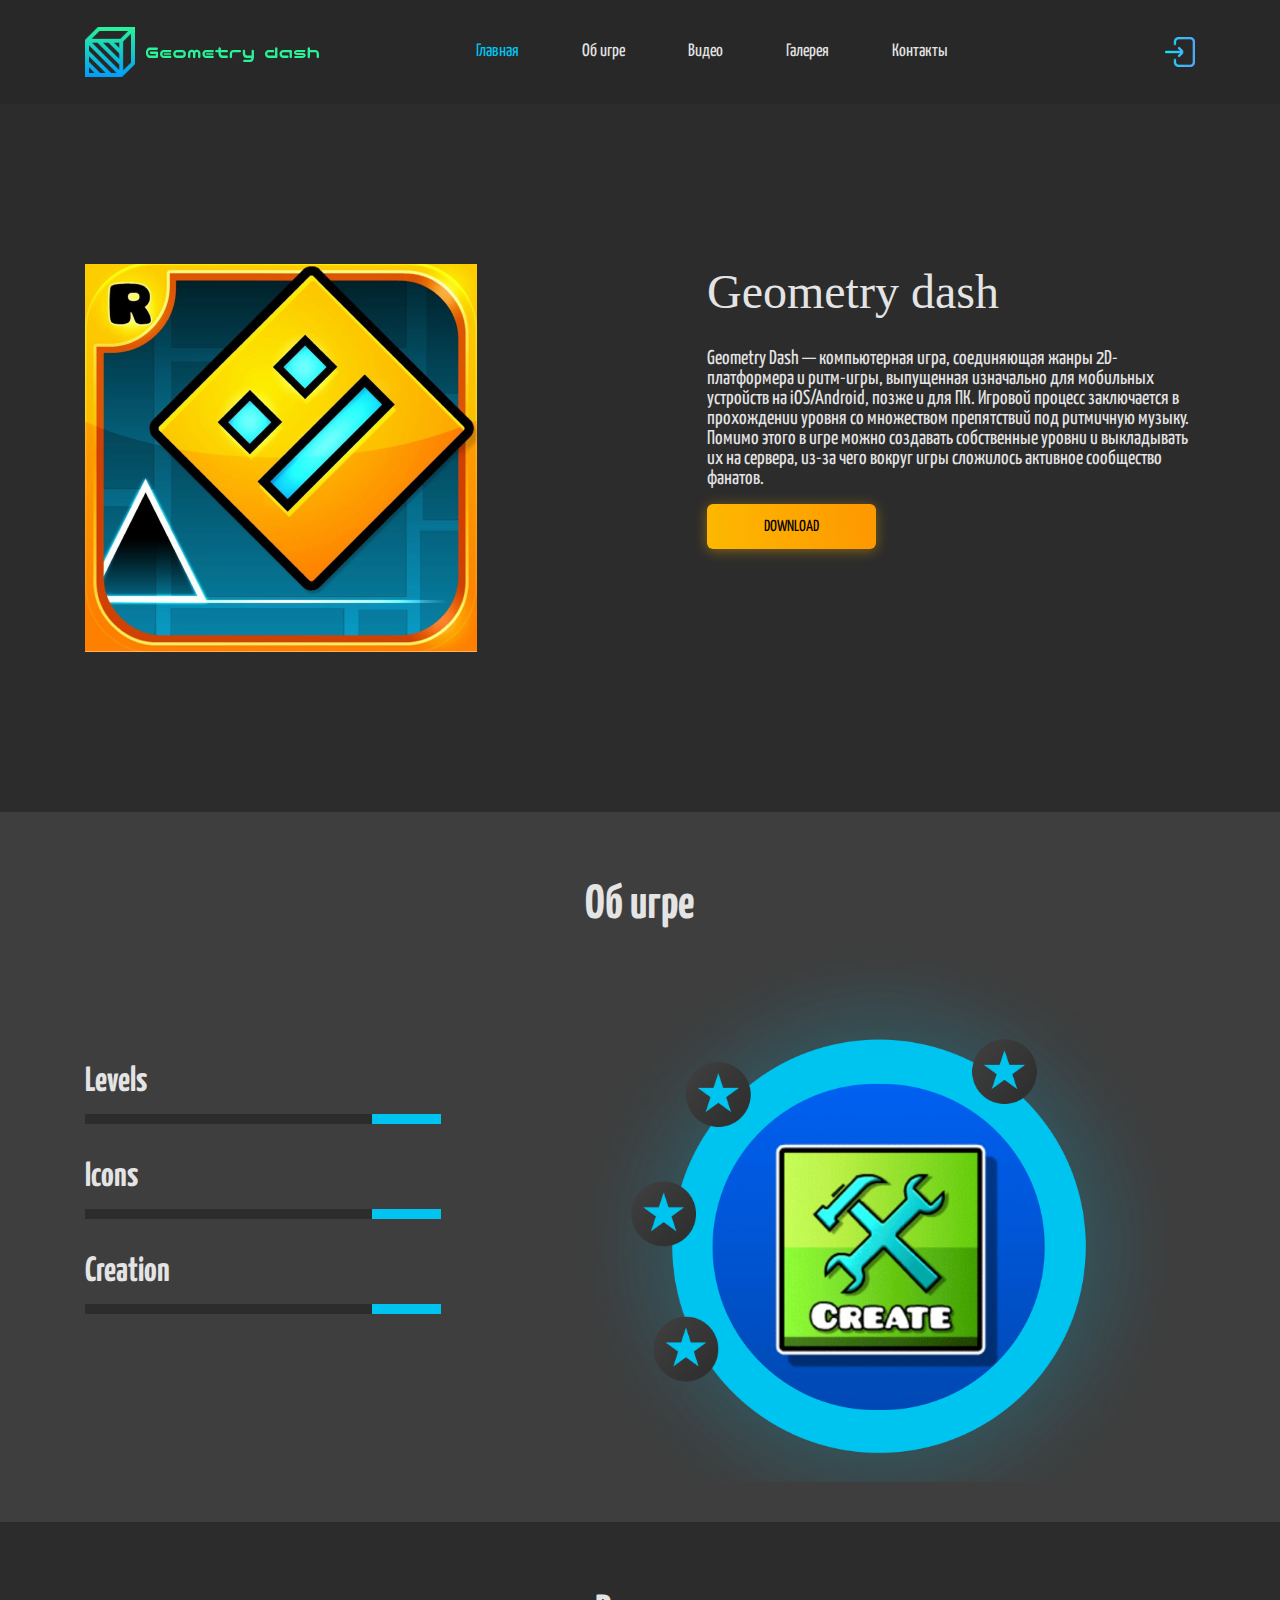
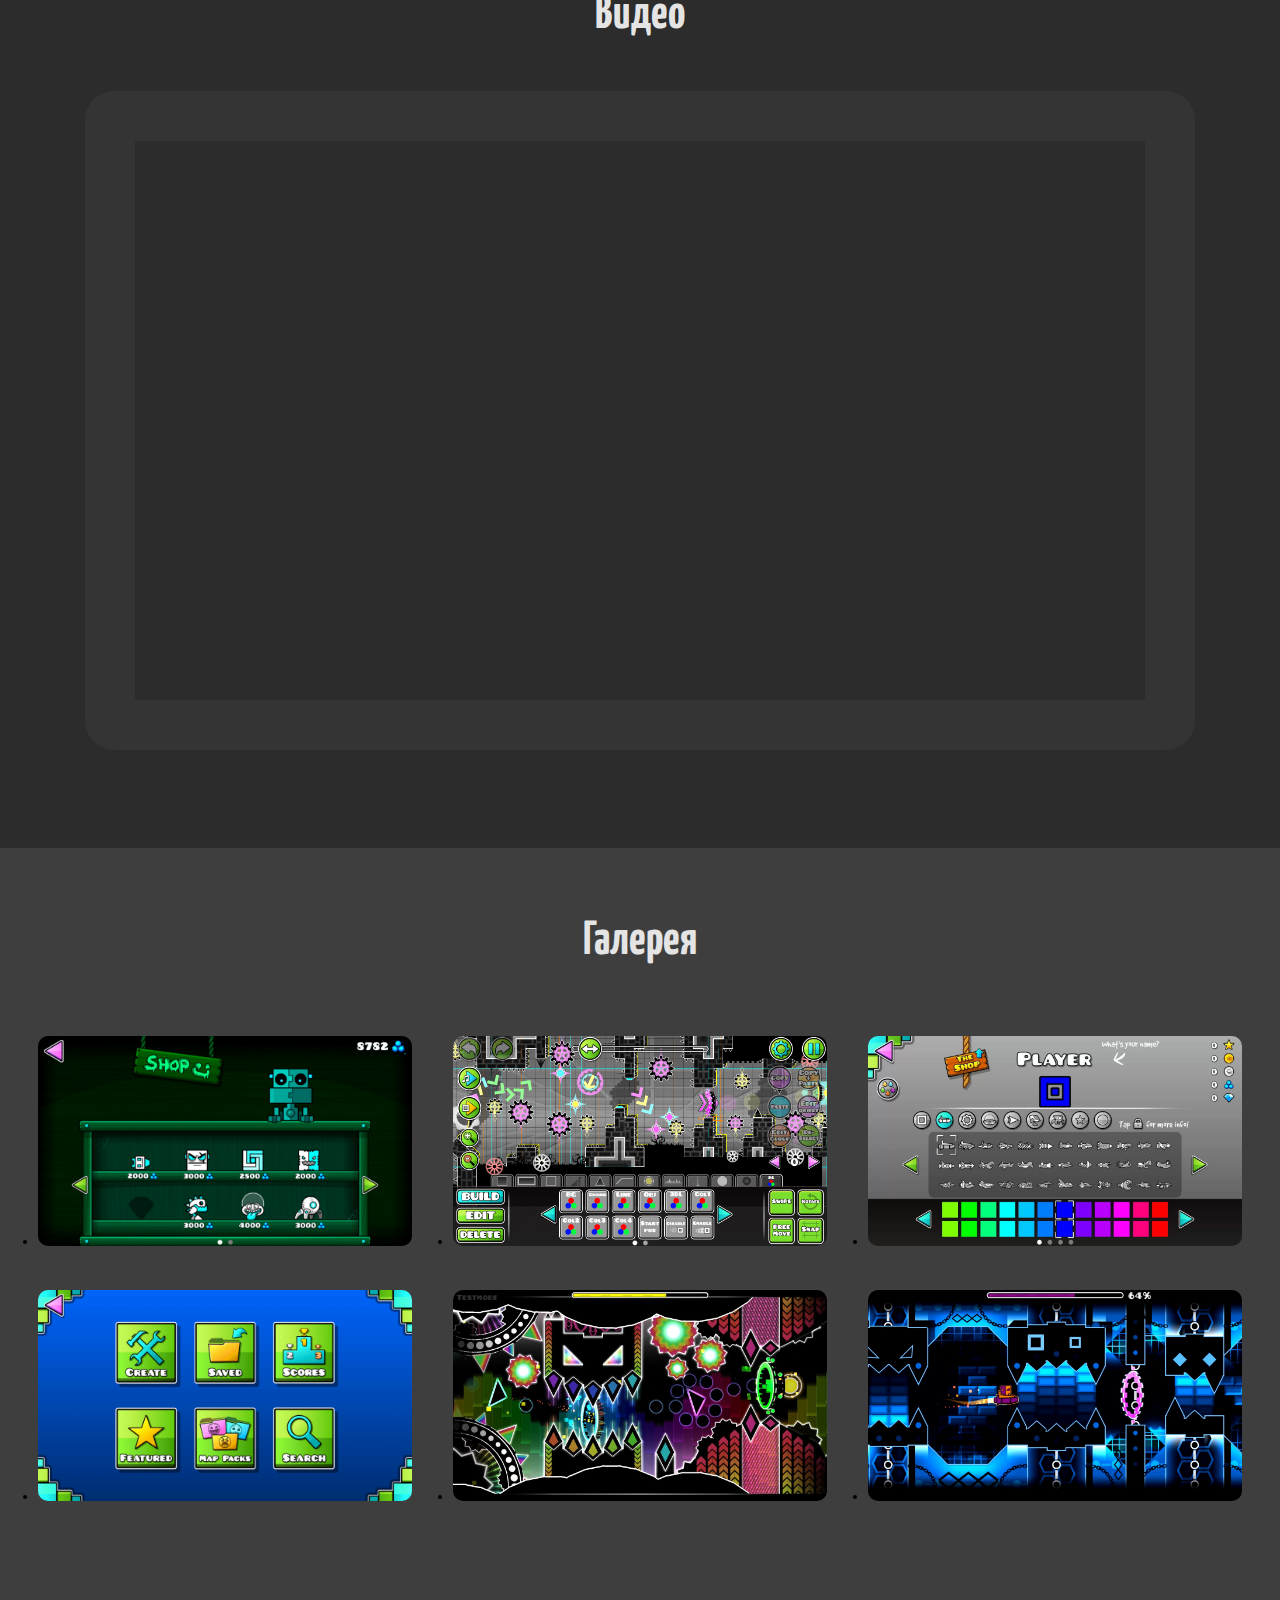
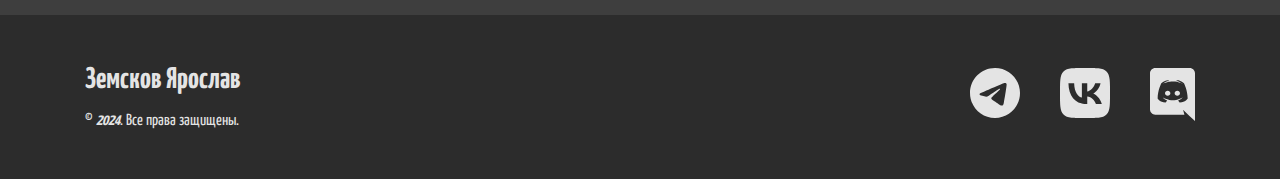
<file: index.html>
<!DOCTYPE html>
<html>
<head>
	
	<meta charset="utf-8">
	<meta name="viewport" content="width=device-width, initial-scale=1">
	<link rel="preconnect" href="https://fonts.googleapis.com">
<link rel="preconnect" href="https://fonts.gstatic.com" crossorigin>
<link href="https://fonts.googleapis.com/css2?family=Permanent+Marker&family=Yanone+Kaffeesatz:wght@300&display=swap" rel="stylesheet"> 
	<link rel="stylesheet" type="text/css" href="style.css">
	<script src="https://ajax.googleapis.com/ajax/libs/jquery/3.1.1/jquery.min.js"></script>
	<link rel="stylesheet" type="text/css" href="https://wsxzaq127.github.io/style.css">
	<title>site N2</title>
</head>

<body>
<!-- <header> -->
	<!--Самый верх сайта-->
<!-- </header>

<div class="my_div"> -->
	<!-- заголовок -->
<!-- 	<h1>Сайт</h1>
	<img src="img/gd10.jpg">
	<a>Ссылка</a> -->
<!-- </div>
<section> -->
<!-- список не нумерованный -->
<!-- <ul> -->
<!-- 		<li>Заголовок 1 части сайта</li>
	</ul>

</section>
<button>Кнопка</button>
<p>Текст <span>палка</span> стол</p> -->



<!-- <footer> -->
	<!--Самый низ сайта-->
<!-- </footer> -->
<header class="header">
	<div class="container header__container">
		<img src="img/logo.svg" class="logo">
		<nav class="nav">
			<ul class="nav__list">
				<li class="nav__item item__color"><a href="#GD">Главная</a></li>
				<li class="nav__item"><a href="#about">Об игре</a></li>
				<li class="nav__item"><a href="#video">Видео</a></li>
				<li class="nav__item"><a href="#gallery">Галерея</a></li>
				<li class="nav__item"><a href="#contacts">Контакты</a></li>
			</ul>
		</nav>
		<button class="burger">
			<div class="burger__line"></div>
			<div class="burger__line"></div>
			<div class="burger__line"></div>
		</button>
		<img class="header__link" src="img/login.svg">
	</div>
</header>
<main class="main">
	<section id="GD" class="hero-block">
		<div class="container hero-block__container">
			<img class="hero-block__img"src="img/img.jpg">
			<div class="hero-block__content">
			<h1 class="hero-block__title">Geometry dash</h1>
			<p class="hero-block__text">Geometry Dash — компьютерная игра, соединяющая жанры 2D-платформера и ритм-игры, выпущенная изначально для мобильных устройств на iOS/Android, позже и для ПК.  Игровой процесс заключается в прохождении уровня со множеством препятствий под ритмичную музыку. Помимо этого в игре можно создавать собственные уровни и выкладывать их на сервера, из-за чего вокруг игры сложилось активное сообщество фанатов.</p>
			<a class="hero-block__link" href="download.html" target="_blank">DOWNLOAD</a>
			</div>


		</div>
	</section>
	<section id="about" class="about-game">
		<div class="container">
			<h2 class="section-title">Об игре</h2>
			<div class="about-game__content">
				<ul class="about-game__rating">
					<li class="about-game__item">
						<h3>Levels</h3>
						<div class="rating__full">
							<div class="rating__done"></div>
						</div>
					</li>
					<li class="about-game__item">
						<h3>Icons</h3>
						<div class="rating__full">
							<div class="rating__done"></div>
						</div>
					</li>
					<li class="about-game__item">
						<h3>Creation</h3>
						<div class="rating__full">
							<div class="rating__done"></div>
						</div>
					</li>
				</ul>
				<img class="about-game__img" src="img/about-img.png">
			</div>
		</div>
	</section>
	<section id="video" class="video">
		<div class="container">
			<h2 class="section-title video__title">Видео</h2>
			<iframe class="video__video" src="https://www.youtube.com/embed/Gu40YPKrd_I?si=hCcA3Aa6MGJ5etps" title="YouTube video player" frameborder="0" allow="accelerometer; autoplay; clipboard-write; encrypted-media; gyroscope; picture-in-picture; web-share" allowfullscreen></iframe>
		</div>
	</section>
	<section id="gallery" class="gallery">
		<h2 class="section-title gallery__title">Галерея</h2>
		<ul class="gallery__list">
			<li class="gallery__item">
				<a href="img/gd10.jpg" class="lightzoom">
					<img src="img/gd10.jpg" class="gallery__img">
				</a>
			</li>
			<li class="gallery__item">
				<a href="img/geom12.jpg" class="lightzoom">
					<img src="img/geom12.jpg" class="gallery__img">
				</a>
			</li>
			<li class="gallery__item">
				<a href="geom13.webp" class="lightzoom">
					<img src="img/geom13.webp" class="gallery__img">
				</a>
			</li>
			<li class="gallery__item">
				<a href="img/geom14.jpg" class="lightzoom">
					<img src="img/geom14.jpg" class="gallery__img">
				</a>
			</li>
			<li class="gallery__item">
				<a href="img/geom15.jpg" class="lightzoom">
					<img src="img/geom15.jpg" class="gallery__img">
				</a>
			</li>
			<li class="gallery__item">
				<a href="img/geom16.webp" class="lightzoom">
					<img src="img/geom16.webp" class="gallery__img">
				</a>
			</li>
		</ul>
	</section>
</main>
	

<footer id="contacts" class="footer">
	<div class="container container_footer">
		<div class="footer__content">
			<h3 class="footer__name">Земсков Ярослав</h3>
			<p class="footer__copy">&copy; <span>2024</span>. Все права защищены.</p>
		</div>
	<ul class="footer__list">
		<li class="footer__item">
			<a href="footer__link">
				<img src="img/telegram.svg">
			</a>
		</li>
		<li class="footer__item">
			<a href="footer__link">
				<img src="img/vk.svg">
			</a>
		</li>
		<li class="footer__item">
			<a href="footer__link">
				<img src="img/discord.svg">
			</a>
		</li>
	</ul>
	</div>
</footer>

<script type="text/javascript" src="https://wsxzaq127.github.io/lightzoom.js"></script>
<script type="text/javascript">
jQuery('.lightzoom').lightzoom({speed: 400, viewTitle: true, isOverlayClickClosing: true});
</script>

</body>
</html>
</file>
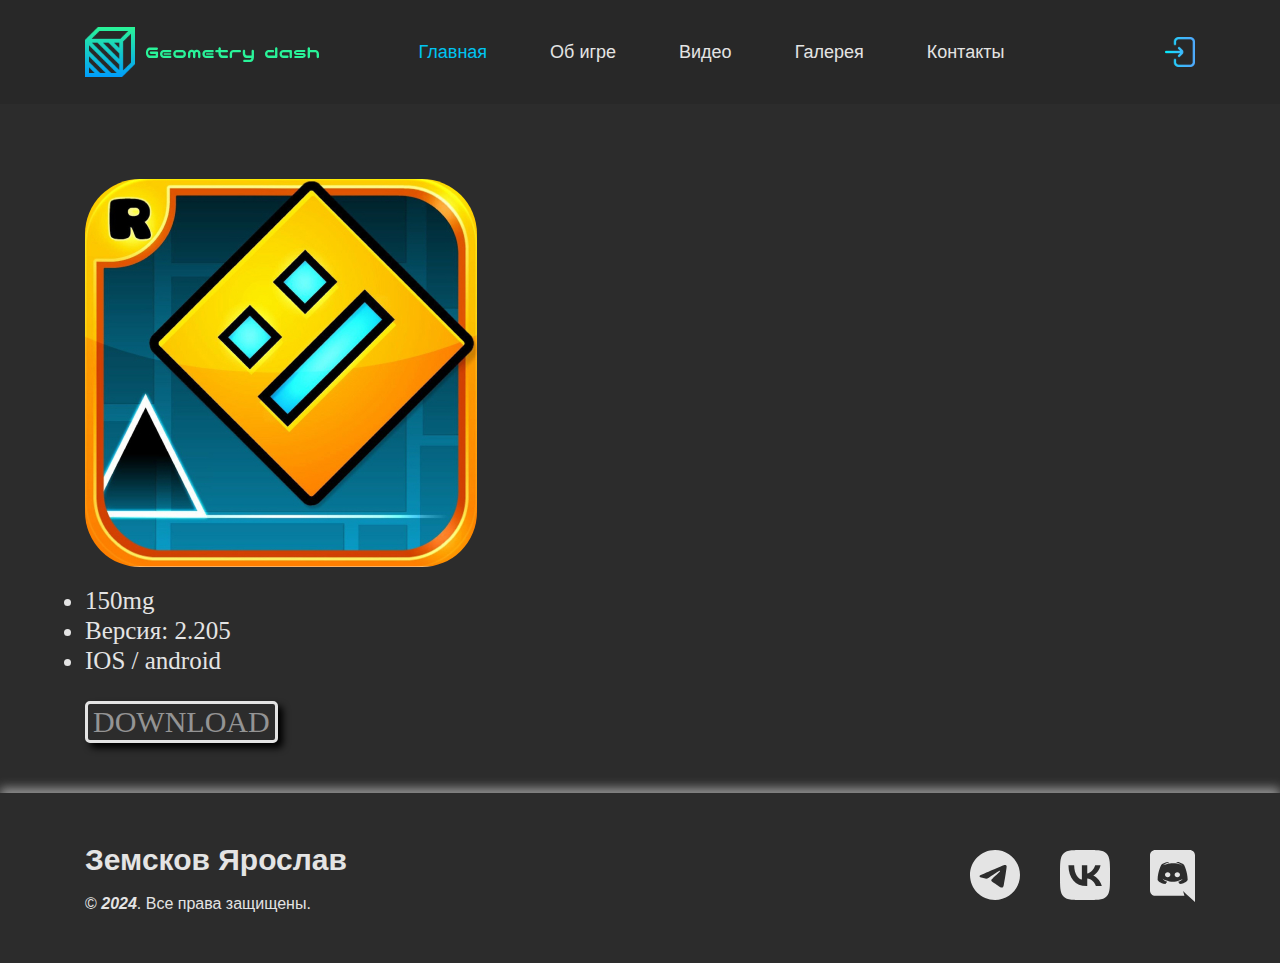
<file: download.html>
<!DOCTYPE html>
<html>
<head>
	<link rel="stylesheet" type="text/css" href="style.css">
	<meta charset="utf-8">
	<meta name="viewport" content="width=device-width, initial-scale=1">
	<title>downloading</title>
</head>
<body>
	<header class="header">
	<div class="container header__container">
		<img src="img/logo.svg" class="logo">
		<nav class="nav">
			<ul class="nav__list">
				<li class="nav__item item__color"><a href="index.html">Главная</a></li>
				<li class="nav__item"><a href="#about">Об игре</a></li>
				<li class="nav__item"><a href="#video">Видео</a></li>
				<li class="nav__item"><a href="#gallery">Галерея</a></li>
				<li class="nav__item"><a href="#contacts">Контакты</a></li>
			</ul>
		</nav>
		<img src="img/login.svg">
	</div>
</header>
<main class="download">
	<div class="container download__container">
		<img class="download__img" src="img/img.jpg">
<ul class="description">
	<li>150mg</li>
	<li>Версия: 2.205</li>
	<li>IOS / android</li>
</ul>
<a class="download__link" href="https://geometrydash-download.com/?yclid=5165834261119893503">DOWNLOAD</a>








	</div>
</main>
<footer id="contacts" class="footer shadow">
	<div class="container container_footer">
		<div class="footer__content">
			<h3 class="footer__name">Земсков Ярослав</h3>
			<p class="footer__copy">&copy; <span>2024</span>. Все права защищены.</p>
		</div>
	<ul class="footer__list">
		<li class="footer__item">
			<a href="footer__link">
				<img src="img/telegram.svg">
			</a>
		</li>
		<li class="footer__item">
			<a href="footer__link">
				<img src="img/vk.svg">
			</a>
		</li>
		<li class="footer__item">
			<a href="footer__link">
				<img src="img/discord.svg">
			</a>
		</li>
	</ul>
	</div>
</footer>

</body>
</html>
</file>
<file: style.css>
*{margin: 0;
padding: 0;
box-sizing: border-box;}
/*.my_div{
	background-color: aquamarine;
}
h1{
	font-size: 100px;
	color: greenyellow;
	width: 700px;
	height: 70px;
    margin: 0 auto;
    padding: 15px;
    border-radius: 15px;
    gap: 50px; 
}
span{background-color: red;}*/

html{
	scroll-behavior: smooth;
}

body{
	font-family: 'Yanone Kaffeesatz', sans-serif;
}

a{
	color: inherit;
	text-decoration: none;
}

.header__container{
	display: flex;
	padding: 27px 0;
	justify-content: space-between;
	align-items: center;
}

.nav__list{
	display: flex;
	list-style: none;
}

.container{
	max-width: 1110px;
	margin: 0 auto;
}

.header{
	background-color: #282828;;
}

.nav__item{
	margin-right: 63px;
	color: #E4E4E4;
	font-size: 18px;
	font-style: normal;
	font-weight: 400;
	line-height: normal;
}

.burger{
	width: 80px;
	height: 50px;
	background: transparent;
	border: none;
	display: none;
}

.burger__line{
	width: 100%;
	height: 10px;
	background: rgb(196, 196, 196);
	border-radius: 15px;
}

.burger__line:not(:last-child){
	margin-bottom: 10px;
}

.item__color{
	color: #00C4F0;
}

/*hero-block*/

.hero-block{
	background: #2C2C2C;
	padding: 160px 0;
}

.hero-block__container{
	display: flex;
	gap: 230px;
}

.hero-block__title{
	color: #E4E4E4;
	font-family: 'Permanent Marker', cursive;
	font-size: 48px;
	font-weight: 400;
	margin-bottom: 30px;
}

.hero-block__text{
	color: #E4E4E4;
/*	font-family: Roboto;*/
	font-size: 20px;
	font-weight: 400;
	margin-bottom: 30px;
}

.hero-block__link{
	border-radius: 6px;
	background: linear-gradient(87deg, #FDB700 4.47%, #FE9900 95.53%);
	box-shadow: 0px 2px 13px 0px rgba(226, 158, 0, 0.48);
	padding: 15px 57px;
}

.about-game{
	background-color: #3E3E3E;
	padding: 70px 0px 40px;
}

.section-title{
	text-align: center;
	color: #E4E4E4;
	font-size: 48px;
}

 .about-game__content{
 	display: flex;
 	align-items: center;
 	justify-content: space-between;
 }

  .about-game__rating{
 	list-style: none;
 }

 .about-game__item{
color: #E4E4E4;
font-size: 30px;
 }

.about-game__img{
	width: 632px;
}

.rating__full{
	margin: 15px 0px 35px;
	width: 356px;
	height: 10px;
	background: #00C4F0;
}

.rating__done{
	width: 287px;
	height: 10px;
	background: #2C2C2C;
}

.video{
	background-color: #2C2C2C;
	padding: 70px 0px 94px;
}

.video__title{
	margin-bottom: 51px;
}

.video__video{
	width: 100%;
	height: 659px;
	border-radius: 29px;
	border: 50px solid #343434;
}

.gallery{
	background: #3E3E3E;
	padding: 70px 17px;
}

.gallery__list{
	display: flex;
	flex-wrap: wrap;
	justify-content: space-around;
}

.gallery__item{
	width: 30%;
	margin-bottom: 40px;
}

.gallery__img{
	width: 100%;
	border-radius: 10px;
}

.gallery__title{
	margin-bottom: 70px;
}

.footer{
background: rgb(44, 44, 44);
color: rgb(228, 228, 228);
padding: 50px 0;
}

.container_footer{
display: flex;
justify-content: space-between;
align-items: center;
}

.footer__list{
	display: flex;
	gap: 40px;
	list-style-type: none;
}

.footer__name{
	font-size: 30px;
	margin-bottom: 18px;

}

.footer__copy{
	font-size: 16px;
}

span{
	font-weight: bold;
	font-style: italic;
}

.download{
	background-color: #2C2C2C;
}
.download__container{
	padding: 75px 0 50px;
}

.download__img{
	border-radius: 55px;
	margin-bottom: 15px;
}

.description{
	color: rgb(228, 228, 228);
	font-family: Nico Moji;
	font-size: 25px;
	font-weight: 400;
	line-height: 30px;
	letter-spacing: 0%;
	text-align: left;
}

.download__link{
	color: rgb(148, 148, 148);
	font-family: Nico Moji;
	font-size: 30px;
	font-weight: 400;
	line-height: 30px;
	letter-spacing: 0%;
	text-align: left;
	margin-top: 25px;
	display: inline-block;
	border: 3px solid rgb(228, 228, 228);
	padding: 3px 5px;
	border-radius: 5px;
	box-shadow: 5px 5px 7px black;
}

.shadow{
	box-shadow: 0 -5px 10px rgb(148, 148, 148);
}

@media (max-width: 834px){
	.container{
		max-width: 580px;
	}
	.nav{
		display: none;
	}
	.header__link{
		display: none;
	}
	.burger{
		display: block;
	}
	.hero-block__img{
		display: none;
	}
	.hero-block{
		padding: 95px 0;
	}
	.about-game__content{
		flex-direction: column-reverse;
	}
	.about-game__rating{
		margin-top: 80px;
	}
	.video__video{
		height: 351px;
		border: 26px solid #343434;
	}
	.gallery__list{
		flex-direction: column;
		max-width: 580px;
		margin: 0 auto;
		list-style: none;
	}
	.gallery__item{
		width: 100%;
	}
}
@media(max-width: 440px){
	.container{
		max-width: 345px;
	}
	.about-game__img{
		width: 100%;
	}
	.video__video{
		height: 251px;
		border: 17px solid #343434;
	}
	.container_footer{
		flex-direction: column;
		gap: 20px;
	}
	.rating__full{
		width: 310px;
	}
	.burger{
		width: 65px;
	}
	.logo{
		width: 210px;
	}
	.hero-block__link{
		display: block;
		width: 100px;
		margin: 0 auto;
		padding: 15px 25px;
	}
}
/*font-family: 'Permanent Marker', cursive;
font-family: 'Yanone Kaffeesatz', sans-serif;/*/
</file>
